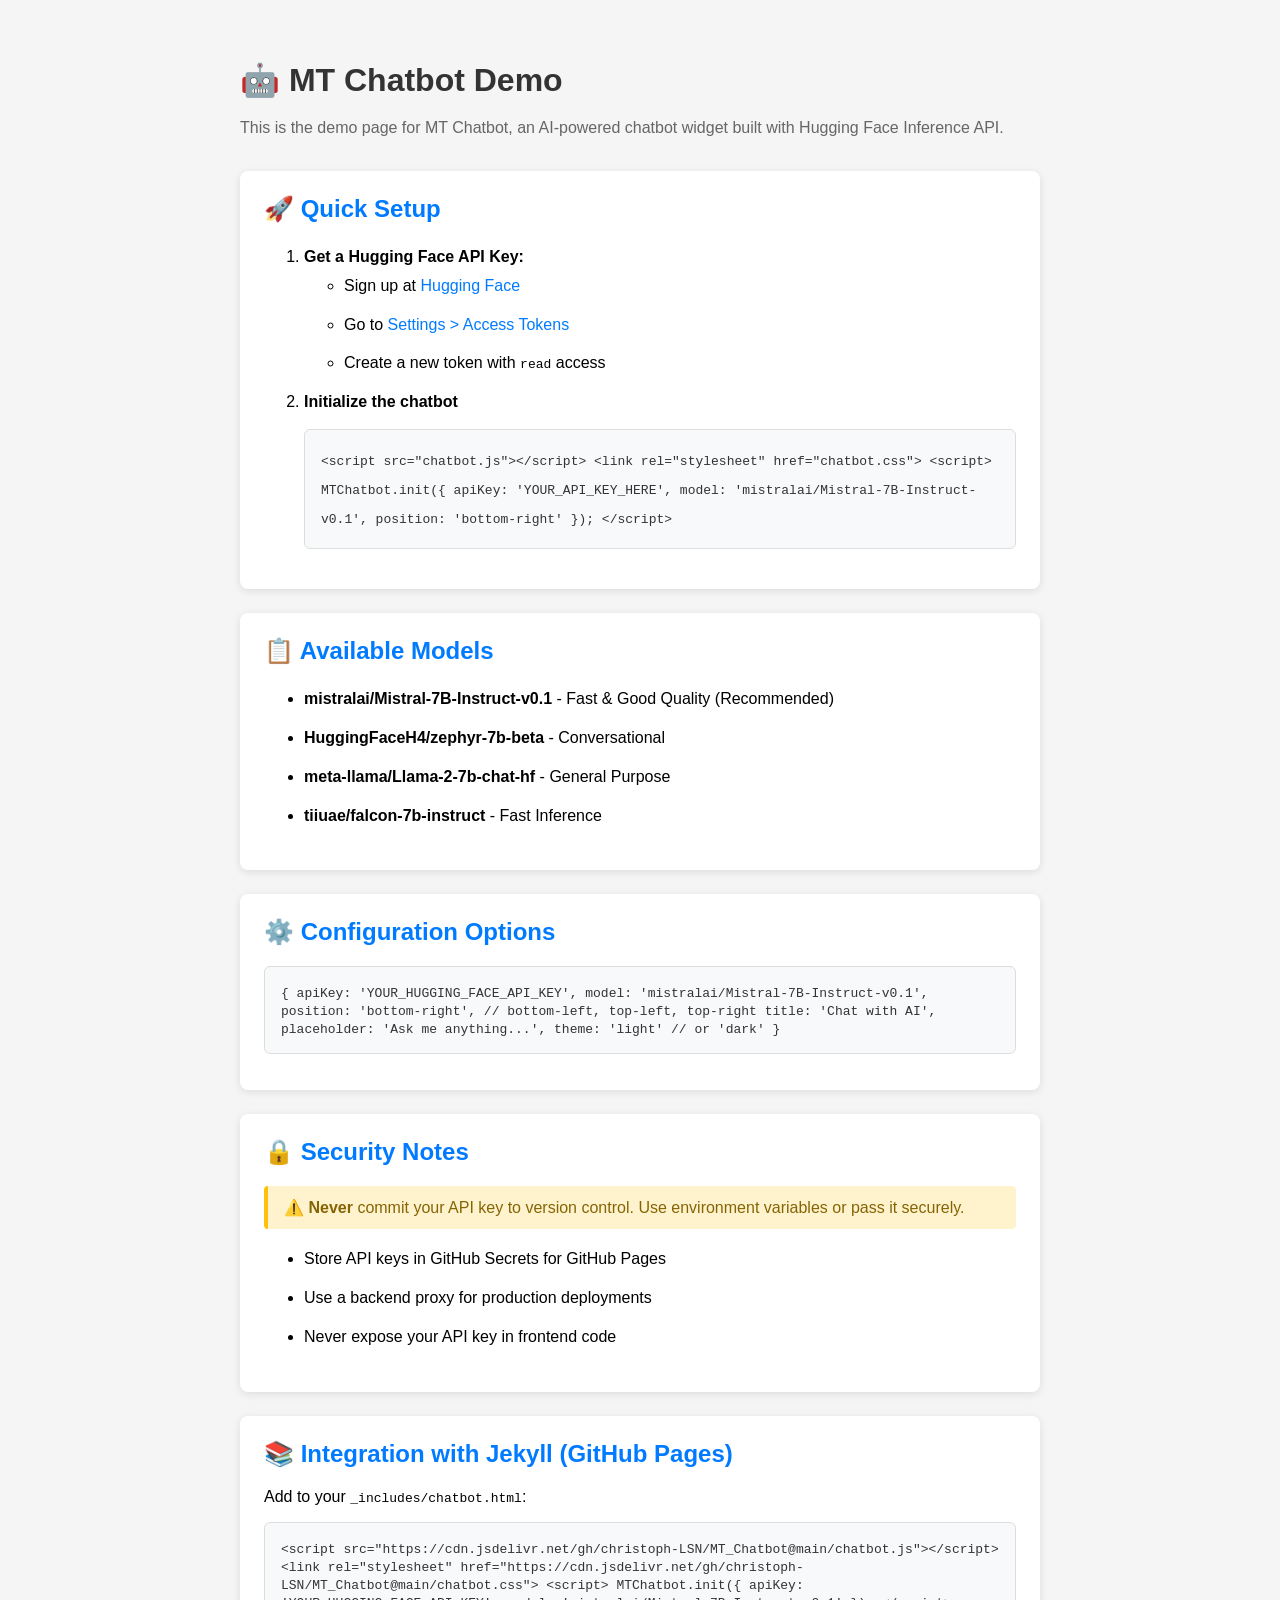
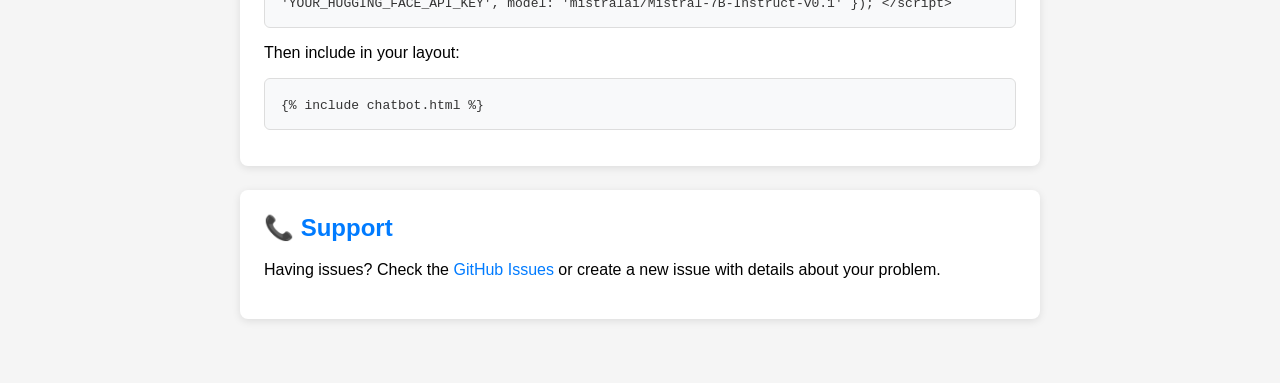
<file: index.html>
<!DOCTYPE html>
<html lang="en">
<head>
  <meta charset="UTF-8">
  <meta name="viewport" content="width=device-width, initial-scale=1.0">
  <title>MT Chatbot Demo</title>
  <link rel="stylesheet" href="chatbot.css">
  <style>
    body {
      font-family: -apple-system, BlinkMacSystemFont, 'Segoe UI', Roboto, sans-serif;
      max-width: 800px;
      margin: 0 auto;
      padding: 40px 20px;
      background-color: #f5f5f5;
    }

    h1 {
      color: #333;
      margin-bottom: 10px;
    }

    .description {
      color: #666;
      margin-bottom: 30px;
      line-height: 1.6;
    }

    .setup-section {
      background: white;
      border-radius: 8px;
      padding: 24px;
      margin-bottom: 24px;
      box-shadow: 0 2px 8px rgba(0, 0, 0, 0.1);
    }

    .setup-section h2 {
      color: #007bff;
      margin-top: 0;
    }

    .code-block {
      background-color: #f8f9fa;
      border: 1px solid #ddd;
      border-radius: 6px;
      padding: 16px;
      overflow-x: auto;
      margin: 12px 0;
    }

    .code-block code {
      font-family: 'Courier New', monospace;
      font-size: 13px;
      color: #333;
    }

    .note {
      background-color: #fff3cd;
      border-left: 4px solid #ffc107;
      padding: 12px 16px;
      margin: 16px 0;
      border-radius: 4px;
      color: #856404;
    }

    ol, ul {
      line-height: 1.8;
    }

    li {
      margin-bottom: 10px;
    }

    a {
      color: #007bff;
      text-decoration: none;
    }

    a:hover {
      text-decoration: underline;
    }

    .button-group {
      margin-top: 20px;
      display: flex;
      gap: 12px;
    }

    button {
      background-color: #007bff;
      color: white;
      border: none;
      padding: 10px 20px;
      border-radius: 6px;
      cursor: pointer;
      font-size: 14px;
      font-weight: 600;
    }

    button:hover {
      background-color: #0056b3;
    }
  </style>
</head>
<body>
  <h1>🤖 MT Chatbot Demo</h1>
  <p class="description">
    This is the demo page for MT Chatbot, an AI-powered chatbot widget built with Hugging Face Inference API.
  </p>

  <div class="setup-section">
    <h2>🚀 Quick Setup</h2>
    <ol>
      <li><strong>Get a Hugging Face API Key:</strong>
        <ul>
          <li>Sign up at <a href="https://huggingface.co" target="_blank">Hugging Face</a></li>
          <li>Go to <a href="https://huggingface.co/settings/tokens" target="_blank">Settings > Access Tokens</a></li>
          <li>Create a new token with <code>read</code> access</li>
        </ul>
      </li>
      <li><strong>Initialize the chatbot</strong>
        <div class="code-block"><code>&lt;script src="chatbot.js"&gt;&lt;/script&gt;
&lt;link rel="stylesheet" href="chatbot.css"&gt;

&lt;script&gt;
  MTChatbot.init({
    apiKey: 'YOUR_API_KEY_HERE',
    model: 'mistralai/Mistral-7B-Instruct-v0.1',
    position: 'bottom-right'
  });
&lt;/script&gt;</code></div>
      </li>
    </ol>
  </div>

  <div class="setup-section">
    <h2>📋 Available Models</h2>
    <ul>
      <li><strong>mistralai/Mistral-7B-Instruct-v0.1</strong> - Fast & Good Quality (Recommended)</li>
      <li><strong>HuggingFaceH4/zephyr-7b-beta</strong> - Conversational</li>
      <li><strong>meta-llama/Llama-2-7b-chat-hf</strong> - General Purpose</li>
      <li><strong>tiiuae/falcon-7b-instruct</strong> - Fast Inference</li>
    </ul>
  </div>

  <div class="setup-section">
    <h2>⚙️ Configuration Options</h2>
    <div class="code-block"><code>{
  apiKey: 'YOUR_HUGGING_FACE_API_KEY',
  model: 'mistralai/Mistral-7B-Instruct-v0.1',
  position: 'bottom-right', // bottom-left, top-left, top-right
  title: 'Chat with AI',
  placeholder: 'Ask me anything...',
  theme: 'light' // or 'dark'
}</code></div>
  </div>

  <div class="setup-section">
    <h2>🔒 Security Notes</h2>
    <div class="note">
      ⚠️ <strong>Never</strong> commit your API key to version control. Use environment variables or pass it securely.
    </div>
    <ul>
      <li>Store API keys in GitHub Secrets for GitHub Pages</li>
      <li>Use a backend proxy for production deployments</li>
      <li>Never expose your API key in frontend code</li>
    </ul>
  </div>

  <div class="setup-section">
    <h2>📚 Integration with Jekyll (GitHub Pages)</h2>
    <p>Add to your <code>_includes/chatbot.html</code>:</p>
    <div class="code-block"><code>&lt;script src="https://cdn.jsdelivr.net/gh/christoph-LSN/MT_Chatbot@main/chatbot.js"&gt;&lt;/script&gt;
&lt;link rel="stylesheet" href="https://cdn.jsdelivr.net/gh/christoph-LSN/MT_Chatbot@main/chatbot.css"&gt;

&lt;script&gt;
  MTChatbot.init({
    apiKey: 'YOUR_HUGGING_FACE_API_KEY',
    model: 'mistralai/Mistral-7B-Instruct-v0.1'
  });
&lt;/script&gt;</code></div>
    <p>Then include in your layout:</p>
    <div class="code-block"><code>{% include chatbot.html %}</code></div>
  </div>

  <div class="setup-section">
    <h2>📞 Support</h2>
    <p>Having issues? Check the <a href="https://github.com/christoph-LSN/MT_Chatbot/issues" target="_blank">GitHub Issues</a> or create a new issue with details about your problem.</p>
  </div>

  <!-- Load chatbot for demo (you need to replace with your actual API key to test) -->
  <script src="chatbot.js"></script>
  <!-- Uncomment below and add your API key to test the chatbot -->
  <!-- <script>
    MTChatbot.init({
      apiKey: 'YOUR_HUGGING_FACE_API_KEY_HERE',
      model: 'mistralai/Mistral-7B-Instruct-v0.1',
      position: 'bottom-right'
    });
  </script> -->
</body>
</html>
</file>
<file: chatbot.css>
/* MT Chatbot Styles */

:root {
  --mt-primary: #007bff;
  --mt-primary-dark: #0056b3;
  --mt-text: #333;
  --mt-text-light: #666;
  --mt-bg: #fff;
  --mt-bg-secondary: #f8f9fa;
  --mt-border: #ddd;
  --mt-user-bg: #e7f3ff;
  --mt-bot-bg: #f5f5f5;
}

#mt-chatbot-container * {
  box-sizing: border-box;
  margin: 0;
  padding: 0;
}

#mt-chatbot-container {
  font-family: -apple-system, BlinkMacSystemFont, 'Segoe UI', Roboto, Oxygen, Ubuntu, Cantarell, sans-serif;
  font-size: 14px;
  color: var(--mt-text);
}

/* Toggle Button */
.mt-chatbot-toggle {
  position: fixed;
  width: 60px;
  height: 60px;
  border-radius: 50%;
  border: none;
  background-color: var(--mt-primary);
  color: white;
  font-size: 28px;
  cursor: pointer;
  box-shadow: 0 4px 12px rgba(0, 123, 255, 0.3);
  transition: all 0.3s ease;
  z-index: 9998;
  display: flex;
  align-items: center;
  justify-content: center;
}

.mt-chatbot-toggle:hover {
  background-color: var(--mt-primary-dark);
  box-shadow: 0 6px 16px rgba(0, 123, 255, 0.4);
  transform: scale(1.1);
}

/* Position classes */
.mt-chatbot-bottom-right {
  bottom: 20px;
  right: 20px;
}

.mt-chatbot-bottom-left {
  bottom: 20px;
  left: 20px;
}

.mt-chatbot-top-right {
  top: 20px;
  right: 20px;
}

.mt-chatbot-top-left {
  top: 20px;
  left: 20px;
}

/* Widget Container */
#mt-chatbot-widget {
  position: fixed;
  width: 380px;
  height: 500px;
  border-radius: 12px;
  background-color: var(--mt-bg);
  box-shadow: 0 5px 40px rgba(0, 0, 0, 0.16);
  display: flex;
  flex-direction: column;
  z-index: 9999;
  border: 1px solid var(--mt-border);
}

/* Header */
.mt-chatbot-header {
  background: linear-gradient(135deg, var(--mt-primary) 0%, var(--mt-primary-dark) 100%);
  color: white;
  padding: 16px 20px;
  border-radius: 12px 12px 0 0;
  display: flex;
  justify-content: space-between;
  align-items: center;
  border-bottom: 1px solid var(--mt-primary-dark);
}

.mt-chatbot-title {
  font-weight: 600;
  font-size: 16px;
}

.mt-chatbot-close {
  background: none;
  border: none;
  color: white;
  font-size: 28px;
  cursor: pointer;
  padding: 0;
  width: 32px;
  height: 32px;
  display: flex;
  align-items: center;
  justify-content: center;
  transition: transform 0.2s ease;
}

.mt-chatbot-close:hover {
  transform: scale(1.2);
}

/* Messages Container */
.mt-chatbot-messages {
  flex: 1;
  overflow-y: auto;
  padding: 16px;
  background-color: var(--mt-bg);
}

.mt-chatbot-messages::-webkit-scrollbar {
  width: 6px;
}

.mt-chatbot-messages::-webkit-scrollbar-track {
  background: transparent;
}

.mt-chatbot-messages::-webkit-scrollbar-thumb {
  background: var(--mt-border);
  border-radius: 3px;
}

.mt-chatbot-messages::-webkit-scrollbar-thumb:hover {
  background: var(--mt-text-light);
}

/* Messages */
.mt-chatbot-message {
  margin-bottom: 12px;
  padding: 10px 14px;
  border-radius: 8px;
  max-width: 85%;
  word-wrap: break-word;
  line-height: 1.4;
  animation: slideIn 0.3s ease;
}

@keyframes slideIn {
  from {
    opacity: 0;
    transform: translateY(10px);
  }
  to {
    opacity: 1;
    transform: translateY(0);
  }
}

.mt-chatbot-user {
  background-color: var(--mt-primary);
  color: white;
  margin-left: auto;
  border-bottom-right-radius: 2px;
  text-align: right;
}

.mt-chatbot-bot {
  background-color: var(--mt-bot-bg);
  color: var(--mt-text);
  margin-right: auto;
  border-bottom-left-radius: 2px;
}

/* Input Area */
.mt-chatbot-input-area {
  padding: 12px;
  border-top: 1px solid var(--mt-border);
  display: flex;
  gap: 8px;
}

.mt-chatbot-input {
  flex: 1;
  border: 1px solid var(--mt-border);
  border-radius: 6px;
  padding: 10px 12px;
  font-size: 14px;
  font-family: inherit;
  outline: none;
  transition: border-color 0.2s ease;
}

.mt-chatbot-input:focus {
  border-color: var(--mt-primary);
  box-shadow: 0 0 0 2px rgba(0, 123, 255, 0.1);
}

.mt-chatbot-send {
  background-color: var(--mt-primary);
  color: white;
  border: none;
  border-radius: 6px;
  padding: 10px 16px;
  font-size: 14px;
  font-weight: 600;
  cursor: pointer;
  transition: background-color 0.2s ease;
}

.mt-chatbot-send:hover {
  background-color: var(--mt-primary-dark);
}

.mt-chatbot-send:active {
  transform: scale(0.98);
}

/* Responsive Design */
@media (max-width: 480px) {
  #mt-chatbot-widget {
    width: calc(100vw - 32px);
    height: calc(100vh - 100px);
    bottom: 80px !important;
    right: 16px !important;
    left: auto !important;
  }

  .mt-chatbot-toggle {
    width: 50px;
    height: 50px;
    font-size: 24px;
  }

  .mt-chatbot-message {
    max-width: 95%;
  }
}
</file>
